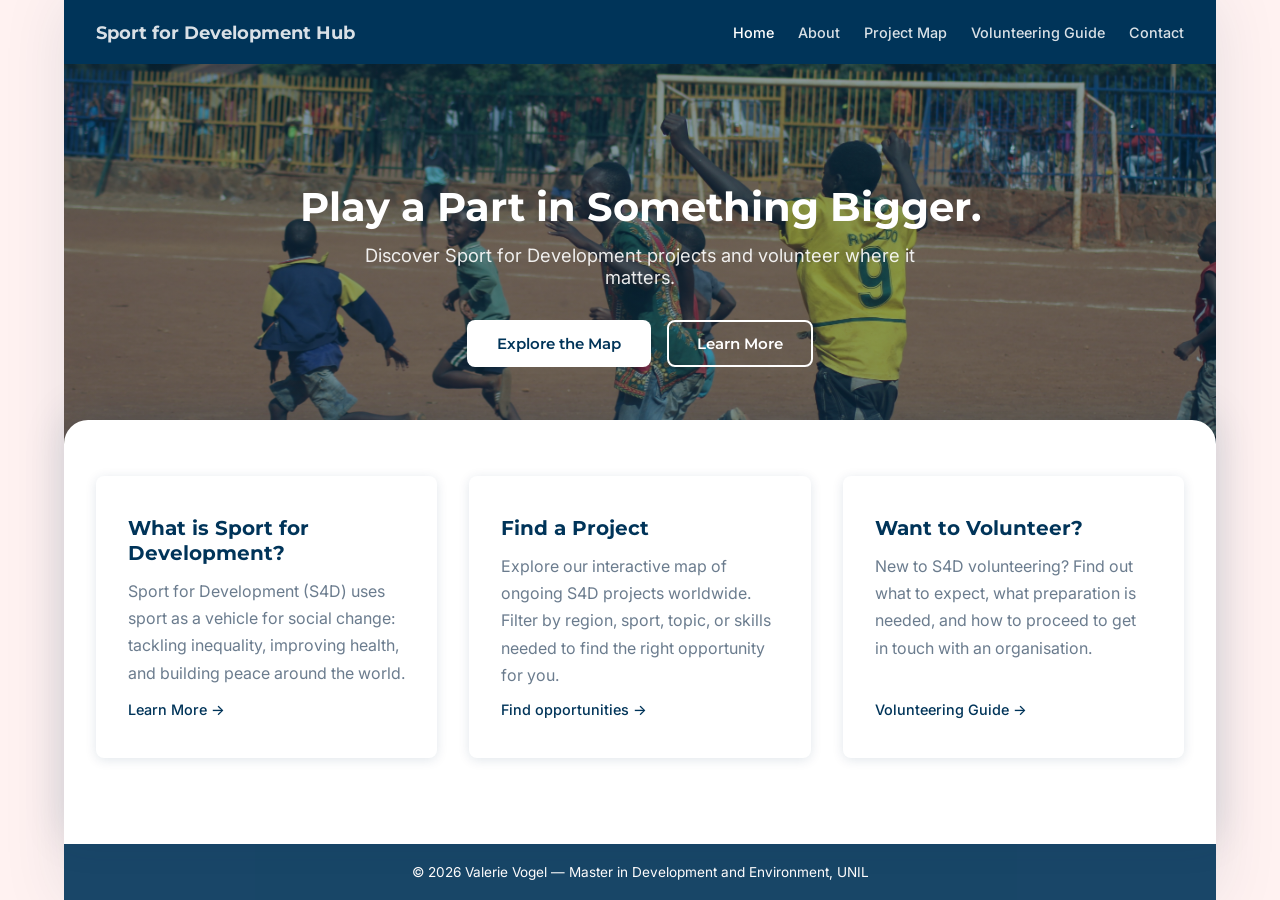
<file: src/index.html>
<!DOCTYPE html>
<html lang="en">
<head>
  <meta charset="UTF-8">
  <meta name="viewport" content="width=device-width, initial-scale=1.0">
  <title>Sport for Development Hub</title>
  <link rel="stylesheet" href="style/style.css">
</head>
<body>

  <div class="site-wrapper">

  <nav class="site-nav" aria-label="Main navigation">
<a href="index.html" class="brand">Sport for Development Hub</a>
    <button class="nav-toggle" aria-label="Toggle navigation" aria-expanded="false">&#9776;</button>
    <div class="nav-links" role="list">
      <a href="index.html" class="active" role="listitem">Home</a>
      <a href="about.html" role="listitem">About</a>
      <a href="map.html" role="listitem">Project Map</a>
      <a href="volunteer.html" role="listitem">Volunteering Guide</a>
      <a href="contact.html" role="listitem">Contact</a>
    </div>
  </nav>

  <section class="hero" aria-label="Introduction">
    <h1>Play a Part in Something Bigger.</h1>
    <p>Discover Sport for Development projects and volunteer where it matters.</p>
    <div class="hero-actions">
      <a href="map.html" class="btn btn-primary">Explore the Map</a>
      <a href="about.html" class="btn btn-outline">Learn More</a>
    </div>
  </section>

  <div class="page-card-wrapper">
  <main>
    <div class="intro-cards">
      <a href="about.html" class="intro-card">
        <h3>What is Sport for Development?</h3>
        <p>Sport for Development (S4D) uses sport as a vehicle for social change: tackling inequality, improving health, and building peace around the world.</p>
        <span class="intro-card-btn">Learn More &rarr;</span>
      </a>
      <a href="map.html" class="intro-card">
        <h3>Find a Project</h3>
        <p>Explore our interactive map of ongoing S4D projects worldwide. Filter by region, sport, topic, or skills needed to find the right opportunity for you.</p>
        <span class="intro-card-btn">Find opportunities &rarr;</span>
      </a>
      <a href="volunteer.html" class="intro-card">
        <h3>Want to Volunteer?</h3>
        <p>New to S4D volunteering? Find out what to expect, what preparation is needed, and how to proceed to get in touch with an organisation.</p>
        <span class="intro-card-btn">Volunteering Guide &rarr;</span>
      </a>
    </div>
  </main>
  </div><!-- /.page-card-wrapper -->

  <footer class="site-footer">
    <p>&copy; 2026 Valerie Vogel &mdash; Master in Development and Environment, UNIL</p>
  </footer>

  </div><!-- /.site-wrapper -->

  <script>
    const toggle = document.querySelector('.nav-toggle');
    const links  = document.querySelector('.nav-links');
    toggle.addEventListener('click', () => {
      const open = links.classList.toggle('open');
      toggle.setAttribute('aria-expanded', open);
    });
  </script>

</body>
</html>
</file>
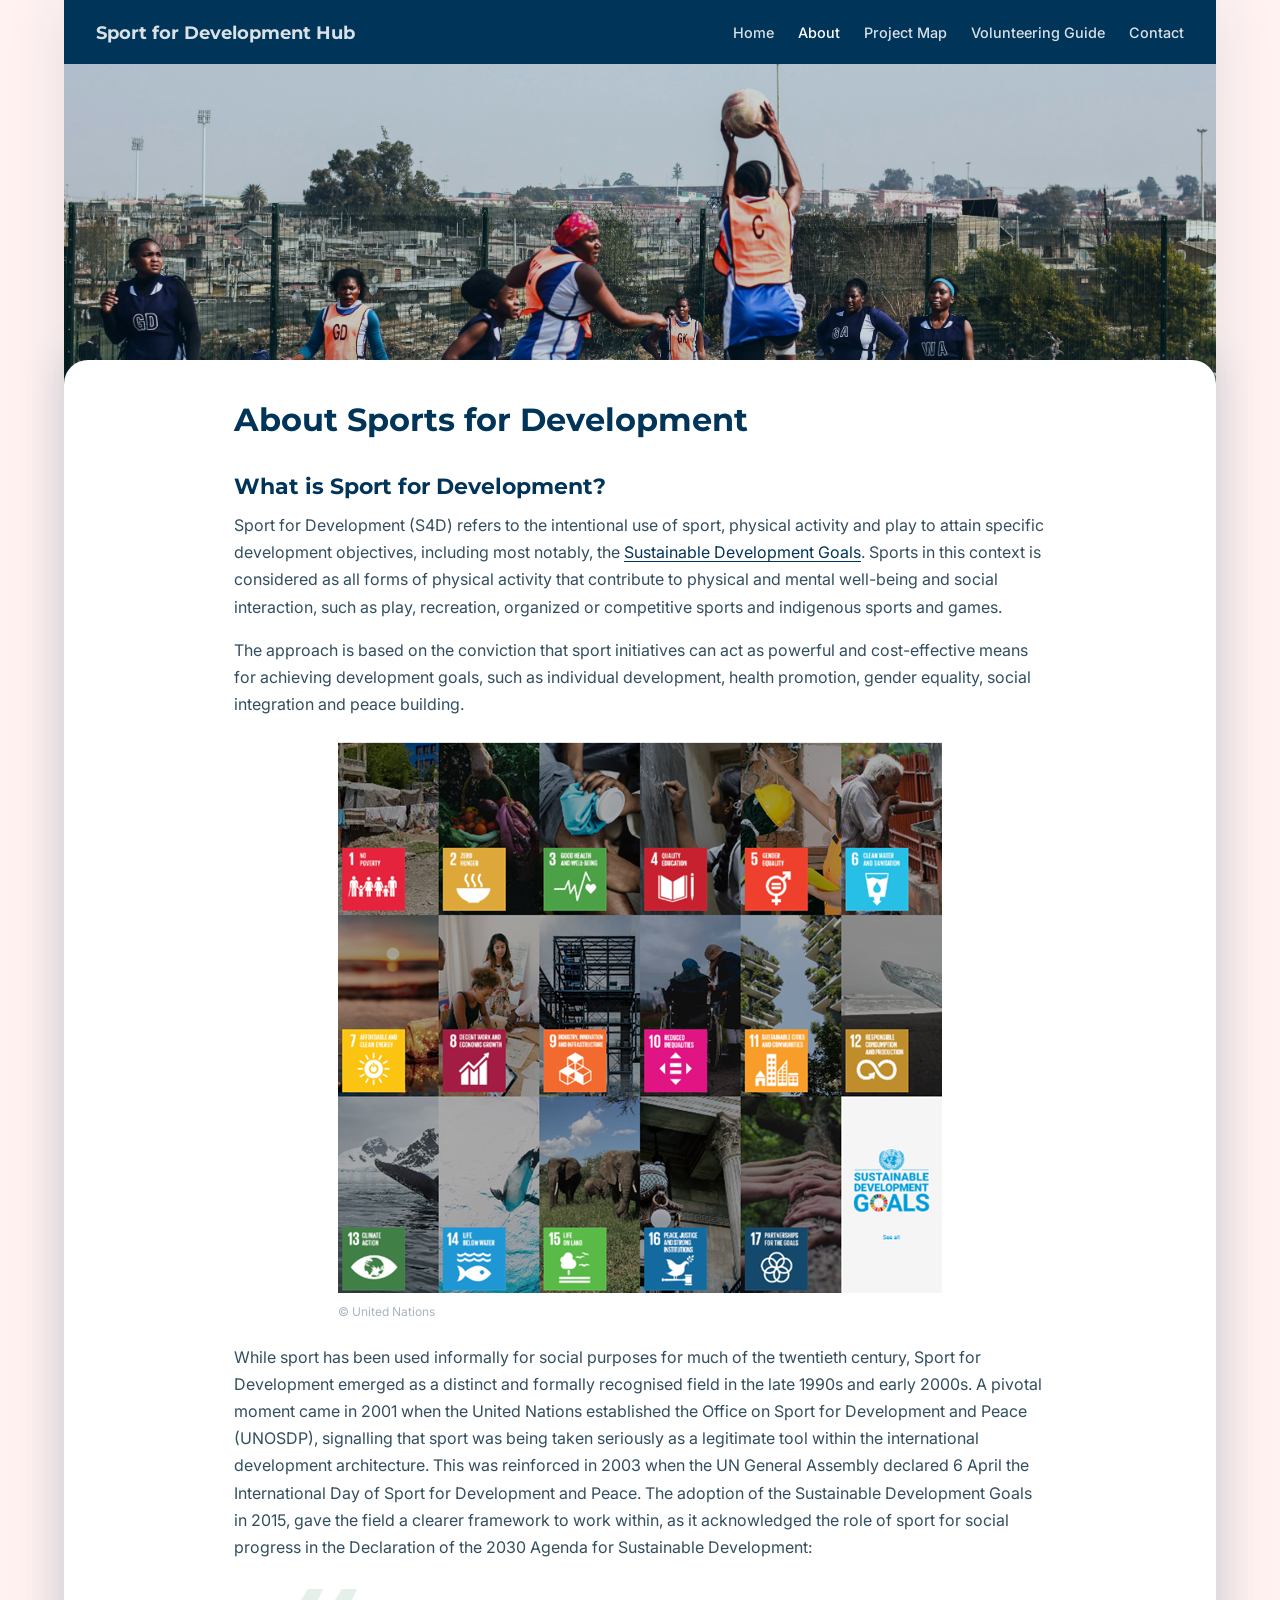
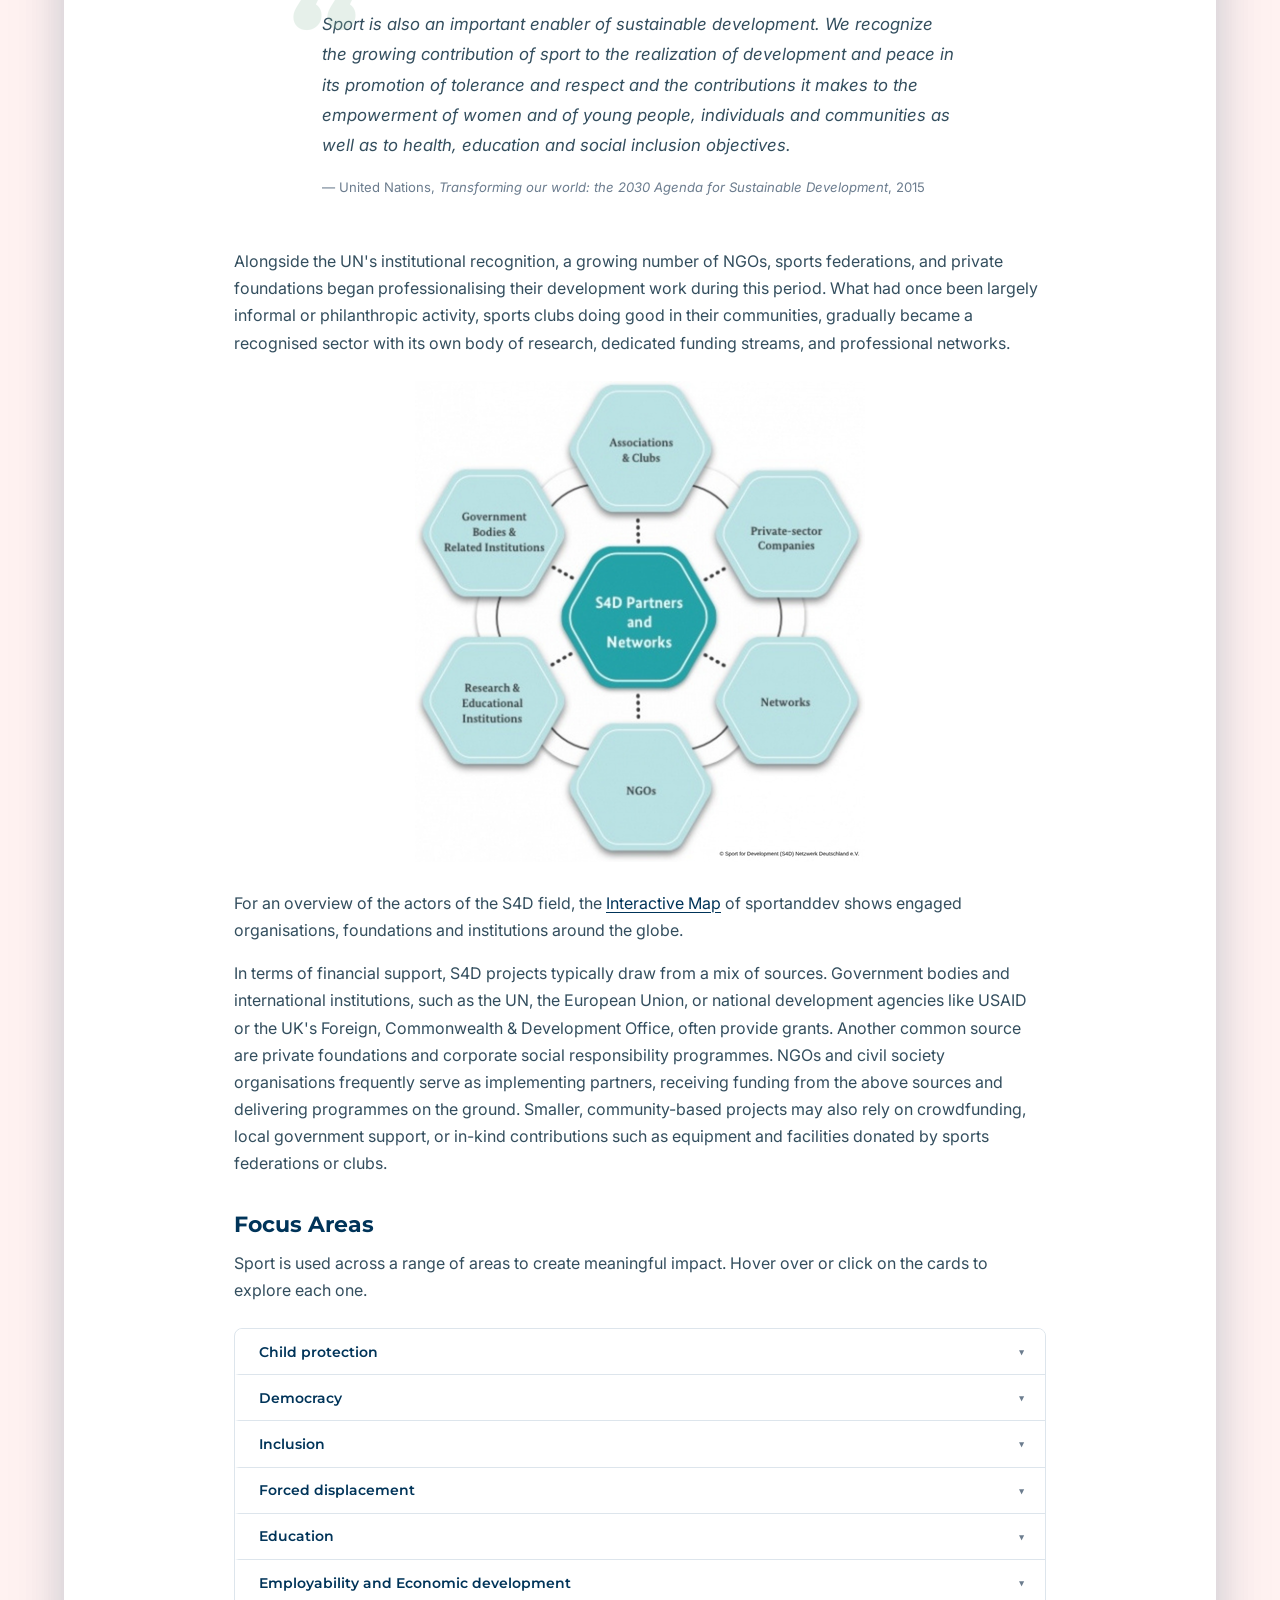
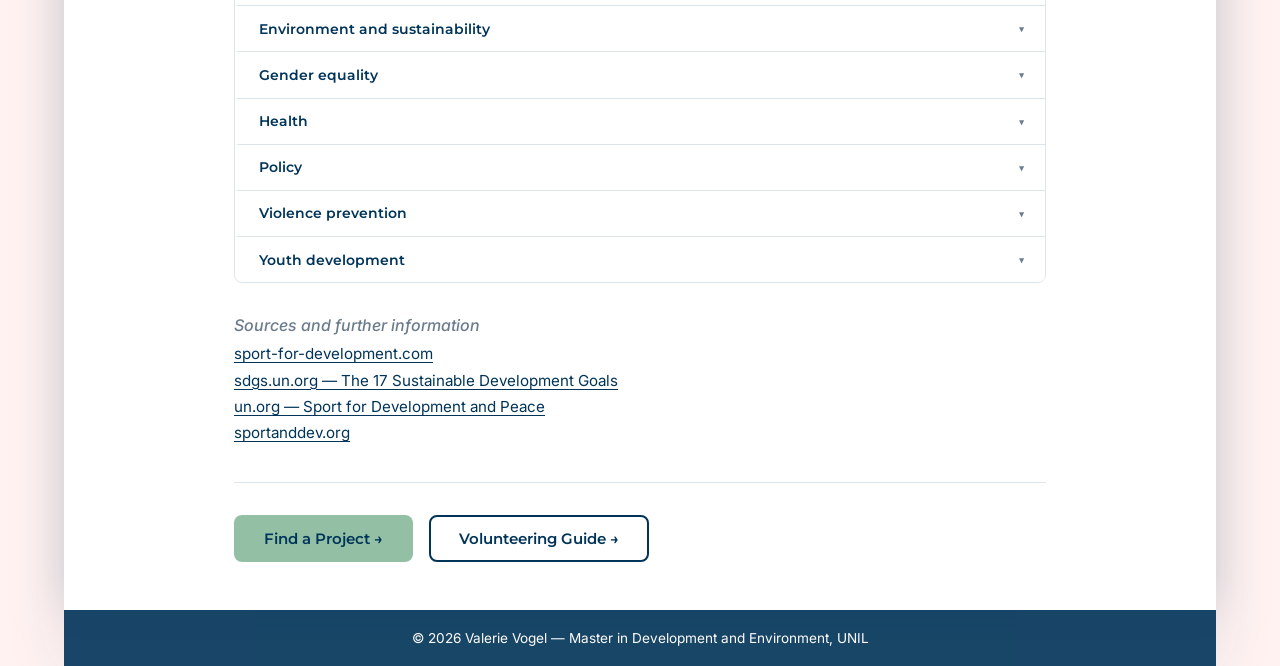
<file: src/about.html>
<!DOCTYPE html>
<html lang="en">
<head>
  <meta charset="UTF-8">
  <meta name="viewport" content="width=device-width, initial-scale=1.0">
  <title>About S4D — Sport for Development Hub</title>
  <link rel="stylesheet" href="style/style.css">
</head>
<body>

  <div class="site-wrapper">

  <nav class="site-nav" aria-label="Main navigation">
<a href="index.html" class="brand">Sport for Development Hub</a>
    <button class="nav-toggle" aria-label="Toggle navigation" aria-expanded="false">&#9776;</button>
    <div class="nav-links" role="list">
      <a href="index.html" role="listitem">Home</a>
      <a href="about.html" class="active" role="listitem">About</a>
      <a href="map.html" role="listitem">Project Map</a>
      <a href="volunteer.html" role="listitem">Volunteering Guide</a>
      <a href="contact.html" role="listitem">Contact</a>
    </div>
  </nav>

  <section class="page-hero page-hero--about" aria-hidden="true"></section>

  <div class="page-card-wrapper">
  <main class="page-content">
    <h1>About Sports for Development</h1>

    <section aria-labelledby="s4d-heading">
      <h2 id="s4d-heading">What is Sport for Development?</h2>
      <p class="introduction-text">
        Sport for Development (S4D) refers to the intentional use of sport, physical activity and play to attain specific development objectives, including most notably, the <a href="https://sdgs.un.org/goals" target="_blank" rel="noopener">Sustainable Development Goals</a>. Sports in this context is considered as all forms of physical activity that contribute to physical and mental well-being and social interaction, such as play, recreation, organized or competitive sports and indigenous sports and games.
      </p>
      <p class="introduction-text">
       The approach is based on the conviction that sport initiatives can act as powerful and cost-effective means for achieving development goals, such as individual development, health promotion, gender equality, social integration and peace building. 
      </p>

      <figure class="about-image">
        <div class="about-image-inner">
          <a href="https://sdgs.un.org/goals" target="_blank" rel="noopener">
            <img src="assets/about-UN_goals.png" alt="The 17 Sustainable Development Goals">
          </a>
          <figcaption class="fig-credit">&copy; United Nations</figcaption>
        </div>
      </figure>

      <p class="introduction-text">
        While sport has been used informally for social purposes for much of the twentieth century, Sport for Development emerged as a distinct and formally recognised field in the late 1990s and early 2000s. A pivotal moment came in 2001 when the United Nations established the Office on Sport for Development and Peace (UNOSDP), signalling that sport was being taken seriously as a legitimate tool within the international development architecture. This was reinforced in 2003 when the UN General Assembly declared 6 April the International Day of Sport for Development and Peace. The adoption of the Sustainable Development Goals in 2015, gave the field a clearer framework to work within, as it acknowledged the role of sport for social progress in the Declaration of the 2030 Agenda for Sustainable Development:
      </p>

      <blockquote class="pull-quote">
        Sport is also an important enabler of sustainable development. We recognize the growing contribution of sport to the realization of development and peace in its promotion of tolerance and respect and the contributions it makes to the empowerment of women and of young people, individuals and communities as well as to health, education and social inclusion objectives.
        <cite>— United Nations, <em>Transforming our world: the 2030 Agenda for Sustainable Development</em>, 2015</cite>
      </blockquote>

      <p class="introduction-text">
        Alongside the UN's institutional recognition, a growing number of NGOs, sports federations, and private foundations began professionalising their development work during this period. What had once been largely informal or philanthropic activity, sports clubs doing good in their communities, gradually became a recognised sector with its own body of research, dedicated funding streams, and professional networks.
      </p>

      <figure class="about-image">
        <a href="https://www.sport-for-development.com/essentials?id=18#cat18" target="_blank" rel="noopener">
        <img src="assets/about-s4d_actors.png" alt="Actors of the S4D sector">
        </a>
      </figure>

      <p class="introduction-text">
        For an overview of the actors of the S4D field, the <a href="https://www.sportanddev.org/network/interactive-map">Interactive Map</a> of sportanddev shows engaged organisations, foundations and institutions around the globe.
      </p>

      <p class="introduction-text">
        In terms of financial support, S4D projects typically draw from a mix of sources. Government bodies and international institutions, such as the UN, the European Union, or national development agencies like USAID or the UK's Foreign, Commonwealth & Development Office, often provide grants. Another common source are private foundations and corporate social responsibility programmes. NGOs and civil society organisations frequently serve as implementing partners, receiving funding from the above sources and delivering programmes on the ground. Smaller, community-based projects may also rely on crowdfunding, local government support, or in-kind contributions such as equipment and facilities donated by sports federations or clubs.
      </p>

      </section>

    <section aria-labelledby="topics-heading">
      <h2 id="topics-heading">Focus Areas</h2>
      <p class="introduction-text">Sport is used across a range of areas to create meaningful impact. Hover over or click on the cards to explore each one.</p>

      <div class="accordion" id="focus-accordion">

        <div class="accordion-item">
          <button class="accordion-trigger" aria-expanded="false" aria-controls="panel-child-protection">
            Child protection <span class="accordion-icon">&#9660;</span>
          </button>
          <div class="accordion-panel" id="panel-child-protection" role="region">
            <div class="accordion-panel-inner"><p>Sport is practiced daily by millions of people across the globe. For most, this is a rewarding experience that builds skills, confidence and social connections. However, for some participants the experience can be harmful. For a long time, many clubs, organisations and governments paid little attention to protecting children within sport, often dismissing concerns as someone else's responsibility or treating incidents as isolated cases.</p>
            <p>Child protection in sport involves both prevention and response. On the preventive side, this means putting effective policies, practices and procedures in place to reduce the risk of harm. On the reactive side, it means having clear mechanisms to report, investigate and address incidents when they do occur. A strong child protection culture ensures that everyone involved in sport can participate safely, enjoyably and with opportunities to learn.</p></div>
          </div>
        </div>

        <div class="accordion-item">
          <button class="accordion-trigger" aria-expanded="false" aria-controls="panel-democracy">
            Democracy <span class="accordion-icon">&#9660;</span>
          </button>
          <div class="accordion-panel" id="panel-democracy" role="region">
            <div class="accordion-panel-inner"><p>Democracy can be understood as a system of governance in which the population, or its eligible members, participates in decision-making, typically through elected representatives. Within the Sport for Development field, the relationship between sport and democracy can be explored from several angles. For example, how democratic values are practised within sport itself, and how sport can serve as a vehicle to promote democratic principles in society more broadly.</p>
            <p>Sport can function as an environment where citizens have an equal opportunity to voice their opinions, and where values such as teamwork, fairness and collective decision-making are practised. Team sports in particular can help develop future citizens who are grounded in democratic values. Beyond that, sport has the potential to act as a force for unity and can be a space where individuals advocate for democratic principles and good governance.</p></div>
          </div>
        </div>

        <div class="accordion-item">
          <button class="accordion-trigger" aria-expanded="false" aria-controls="panel-disability">
            Inclusion <span class="accordion-icon">&#9660;</span>
          </button>
          <div class="accordion-panel" id="panel-disability" role="region">
            <div class="accordion-panel-inner"><p>SDG 10 aims to reduce inequalities and promote the social, economic and political inclusion of all people, regardless of disability, age, ethnicity or other status. Persons with disabilities face a disproportionately high risk of socio-economic disadvantage, including limited access to education, the labour market, transport and sporting activities. Sport can help dismantle some of these barriers by creating inclusive environments and improving both physical and mental well-being.</p>
            <p>Participation in sport offers people with disabilities the chance to build personal and social skills that may have been limited due to social isolation. It can also reduce stigma by shifting societal attitudes, promote greater independence through physical development, and contribute to empowerment by building confidence and leadership skills that carry over into advocacy and civic life. Inclusive Sport for Development programmes therefore play an important role in connecting participants to broader community services and challenging the barriers that prevent full social participation.</p></div>
          </div>
        </div>

        <div class="accordion-item">
          <button class="accordion-trigger" aria-expanded="false" aria-controls="panel-forced-displacement">
            Forced displacement <span class="accordion-icon">&#9660;</span>
          </button>
          <div class="accordion-panel" id="panel-forced-displacement" role="region">
            <div class="accordion-panel-inner"><p>Sport serves as an agent of unity, with the potential to foster cohesion between displaced populations and the communities that host them. Within refugee contexts, sport-based activities can create meaningful encounters between refugees and local residents, provide a platform for addressing health-related issues, and support the personal development of participants through the transfer of life and vocational skills.</p>
            <p>Children and youth in displacement situations are among the most vulnerable groups. Sport, when implemented in a safe and structured environment, can offer relief from the daily hardships of refugee life and support physical, emotional, mental and social development. In the long term, well-designed sport programmes can help build trust, encourage regular participation and open pathways to professional support services, like psychological counselling or vocational training, for those who need them.</p></div>
          </div>
        </div>

        <div class="accordion-item">
          <button class="accordion-trigger" aria-expanded="false" aria-controls="panel-education">
            Education <span class="accordion-icon">&#9660;</span>
          </button>
          <div class="accordion-panel" id="panel-education" role="region">
            <div class="accordion-panel-inner"><p>SDG 4 calls for inclusive, equitable and quality education and the promotion of lifelong learning for all. Quality physical education and well-delivered sport-based activities can make meaningful contributions to this goal. Sport has the potential to improve learner engagement, create more varied and active learning experiences, foster positive relationships between teachers and students, and make educational environments more inclusive for all.</p>
            <p>When applied thoughtfully, sport functions as a vehicle for holistic education. Through participatory and experience-based methods, it helps children and young people develop life competencies such as communication, empathy and goal-setting, while also strengthening concentration and cognitive performance. The attractiveness of sport can be particularly valuable in reaching young people who have disengaged from formal education, offering a route back into learning. Sport and physical education are recognised as a fundamental right in the International Charter of Physical Education and Sport, and as a form of play and recreation in the Convention on the Rights of the Child.</p></div>
          </div>
        </div>

        <div class="accordion-item">
          <button class="accordion-trigger" aria-expanded="false" aria-controls="panel-employability">
            Employability and Economic development <span class="accordion-icon">&#9660;</span>
          </button>
          <div class="accordion-panel" id="panel-employability" role="region">
            <div class="accordion-panel-inner"><p>SDG 8 calls for sustained economic growth, decent work and the reduction of youth unemployment. Sport contributes to this goal in multiple ways. Through a supportive training environment, young people can develop key competencies that directly improve their prospects in the labour market. It includes self-awareness, a sense of responsibility, cooperative working and goal-oriented thinking.</p>
            <p>Beyond individual skill development, sport can serve as a practical tool to reach marginalised young people and support their (re-)integration into education and employment pathways. At a broader economic level, the sport sector itself represents a growing labour market with roles spanning science, economics, politics and civil society. Its cross-sectoral nature creates synergies with industries such as tourism, education and health, generating wider economic benefits including employment growth.</p></div>
          </div>
        </div>

        <div class="accordion-item">
          <button class="accordion-trigger" aria-expanded="false" aria-controls="panel-environment">
            Environment and sustainability <span class="accordion-icon">&#9660;</span>
          </button>
          <div class="accordion-panel" id="panel-environment" role="region">
            <div class="accordion-panel-inner"><p>Climate change is no longer a challenge confined to individual countries. It affects every continent, and its impacts on biodiversity, natural resources and human health are already being felt. Sport for Development programmes recognise the role that sport can play in raising environmental awareness and encouraging responsible behaviour towards nature.</p>
            <p>Sport-based approaches can be used to educate children and young people about climate change, water pollution and waste management, while encouraging active engagement with natural environments. Programmes can also take direct, practical steps, like sourcing sports equipment from natural or recycled materials, to model sustainable practice. Involving young people in the production of such equipment not only keeps costs low but also instils a sense of responsibility for caring for shared resources and the natural world.</p></div>
          </div>
        </div>

        <div class="accordion-item">
          <button class="accordion-trigger" aria-expanded="false" aria-controls="panel-gender">
            Gender equality <span class="accordion-icon">&#9660;</span>
          </button>
          <div class="accordion-panel" id="panel-gender" role="region">
            <div class="accordion-panel-inner"><p>SDG 5 focuses on ending all forms of discrimination against women and girls and advancing their empowerment worldwide. Sport has a particular role to play in this area, given that it has historically been seen as a predominantly male domain and that women remain underrepresented across almost all aspects of sport. Participation in sport by women and girls directly challenges stereotypes about their physical abilities and their roles in society. Mixed-gender programmes offer further opportunities to advocate for equality and address restrictive gender norms in a practical, lived setting.</p>
            <p>Sport can also function as a tool for promoting women's education and leadership. Women in visible sporting roles act as role models, encouraging wider participation and influencing social attitudes toward expanding women's roles in public life. At the same time, sport programmes that include men and boys create openings to address gender-related issues including violence against women and stereotypical attitudes. Working effectively in this area requires a thorough understanding of the specific barriers women and girls face in accessing and benefiting from sport, and a commitment to creating safe, equitable and inclusive environments.</p></div>
          </div>
        </div>

        <div class="accordion-item">
          <button class="accordion-trigger" aria-expanded="false" aria-controls="panel-health">
            Health <span class="accordion-icon">&#9660;</span>
          </button>
          <div class="accordion-panel" id="panel-health" role="region">
            <div class="accordion-panel-inner"><p>SDG 3 seeks to ensure healthy lives and promote well-being for people of all ages. Regular physical activity contributes directly to this goal by improving physical fitness, preventing non-communicable diseases and supporting mental health, self-esteem and social connectedness. When embedded within development programmes, sport can also serve as a platform for addressing sensitive health topics in ways that are engaging, age-appropriate and less stigmatising than more formal approaches.</p>
            <p>Sport events and activities naturally draw people together, making them effective platforms for health education and awareness campaigns. In therapeutic contexts, physical activity can support the treatment of depression, stress and anxiety, and help reduce the social stigma often associated with health conditions. Realising these benefits, however, depends on the quality of programme delivery. Coaches and facilitators need to be equipped with the pedagogical skills to address health topics responsibly and to serve as positive role models for the children and young people they work with.</p></div>
          </div>
        </div>

        <div class="accordion-item">
          <button class="accordion-trigger" aria-expanded="false" aria-controls="panel-policy">
            Policy <span class="accordion-icon">&#9660;</span>
          </button>
          <div class="accordion-panel" id="panel-policy" role="region">
            <div class="accordion-panel-inner"><p>Policy broadly refers to a set of actions designed to address specific issues or achieve defined outcomes. In practice, it is often concerned with the allocation of resources, determining who benefits and how provision is funded. In the Sport for Development sector, policy decisions are made at multiple levels, from international bodies and national governments through to sports federations and local organisations. These decisions shape who has access to sport and what resources are available to support it.</p>
            <p>The Sustainable Development Goals provide a central framework for S4D policy globally. The Kazan Action Plan, adopted in 2017, is the most significant international policy document linking sport directly to the SDGs, identifying ten goals and 36 targets where sport can make the greatest contribution. Policymaking in this field involves recognising where sport can add value, securing sustained political commitment, and ensuring that the voices of those most affected by development policies are meaningfully included in decision-making processes.</p></div>
          </div>
        </div>

        <div class="accordion-item">
          <button class="accordion-trigger" aria-expanded="false" aria-controls="panel-violence">
            Violence prevention <span class="accordion-icon">&#9660;</span>
          </button>
          <div class="accordion-panel" id="panel-violence" role="region">
            <div class="accordion-panel-inner"><p>Sport provides a neutral platform for interaction and can play a role in reducing violence by bringing together individuals and groups who might otherwise be in conflict. Through sport, participants can learn to cope with winning and losing, manage frustration, develop self-control and practise respectful communication. These experiences help build the social and emotional competencies needed to resolve conflicts without resorting to violence.</p>
            <p>Sport-based approaches to violence prevention can reach a wide range of groups, including young people at risk, victims of violence and those being reintegrated into communities after involvement in conflict. Programmes that connect sport with positive mentors, community support structures and broader social services tend to be the most effective. Importantly, these approaches work best when they are carefully designed based on a thorough understanding of the local context, facilitated by trained community leaders and monitored regularly. Because sport, if poorly implemented, can itself become a site of harm rather than prevention.</p></div>
          </div>
        </div>

        <div class="accordion-item">
          <button class="accordion-trigger" aria-expanded="false" aria-controls="panel-youth">
            Youth development <span class="accordion-icon">&#9660;</span>
          </button>
          <div class="accordion-panel" id="panel-youth" role="region">
            <div class="accordion-panel-inner"><p>Physical activity is fundamental to the holistic development of young people, supporting their physical, social and psychological well-being simultaneously. The benefits of sport extend well beyond fitness. In appropriate settings, sport can also contribute to improved academic performance, stronger peer relationships, greater community engagement and the development of values such as empathy, fairness and resilience.</p>
            <p>Sport has also been applied as a tool to address youth delinquency and promote community safety. Research indicates that sport alone does not directly reduce risk behaviours, but that structured programmes combining physical activity with life-skills training, leadership development and connections to social and educational services can effectively support young people at risk. Coaches, physical education teachers and community leaders play a crucial role in determining whether sport has a genuinely positive impact. The values they promote and the environments they create are key factors in whether youth development through sport leads to lasting change.</p></div>
          </div>
        </div>

      </div>
    </section>

    <h3 class="section-subhead">Sources and further information</h3>

    <ul class="source-list">
      <li><a href="https://www.sport-for-development.com/home" target="_blank" rel="noopener">sport-for-development.com</a></li>
      <li><a href="https://sdgs.un.org/goals" target="_blank" rel="noopener">sdgs.un.org — The 17 Sustainable Development Goals</a></li>
      <li><a href="https://social.desa.un.org/issues/sport-for-development-and-peace" target="_blank" rel="noopener">un.org — Sport for Development and Peace</a></li>
      <li><a href="https://www.sportanddev.org/" target="_blank" rel="noopener">sportanddev.org</a></li>
    </ul>

    <div class="about-cta">
      <a href="map.html" class="btn btn-primary">Find a Project &rarr;</a>
      <a href="volunteer.html" class="btn btn-outline-dark">Volunteering Guide &rarr;</a>
    </div>

  </main>
  </div>

  <footer class="site-footer">
    <p>&copy; 2026 Valerie Vogel &mdash; Master in Development and Environment, UNIL</p>
  </footer>

  </div><!-- /.site-wrapper -->

  <script>
    const toggle = document.querySelector('.nav-toggle');
    const links  = document.querySelector('.nav-links');
    toggle.addEventListener('click', () => {
      const open = links.classList.toggle('open');
      toggle.setAttribute('aria-expanded', open);
    });

    document.querySelectorAll('.accordion-trigger').forEach(trigger => {
      trigger.addEventListener('click', () => {
        const panel = document.getElementById(trigger.getAttribute('aria-controls'));
        const isOpen = trigger.getAttribute('aria-expanded') === 'true';
        trigger.setAttribute('aria-expanded', !isOpen);
        panel.classList.toggle('open', !isOpen);
      });
    });
  </script>

</body>
</html>
</file>
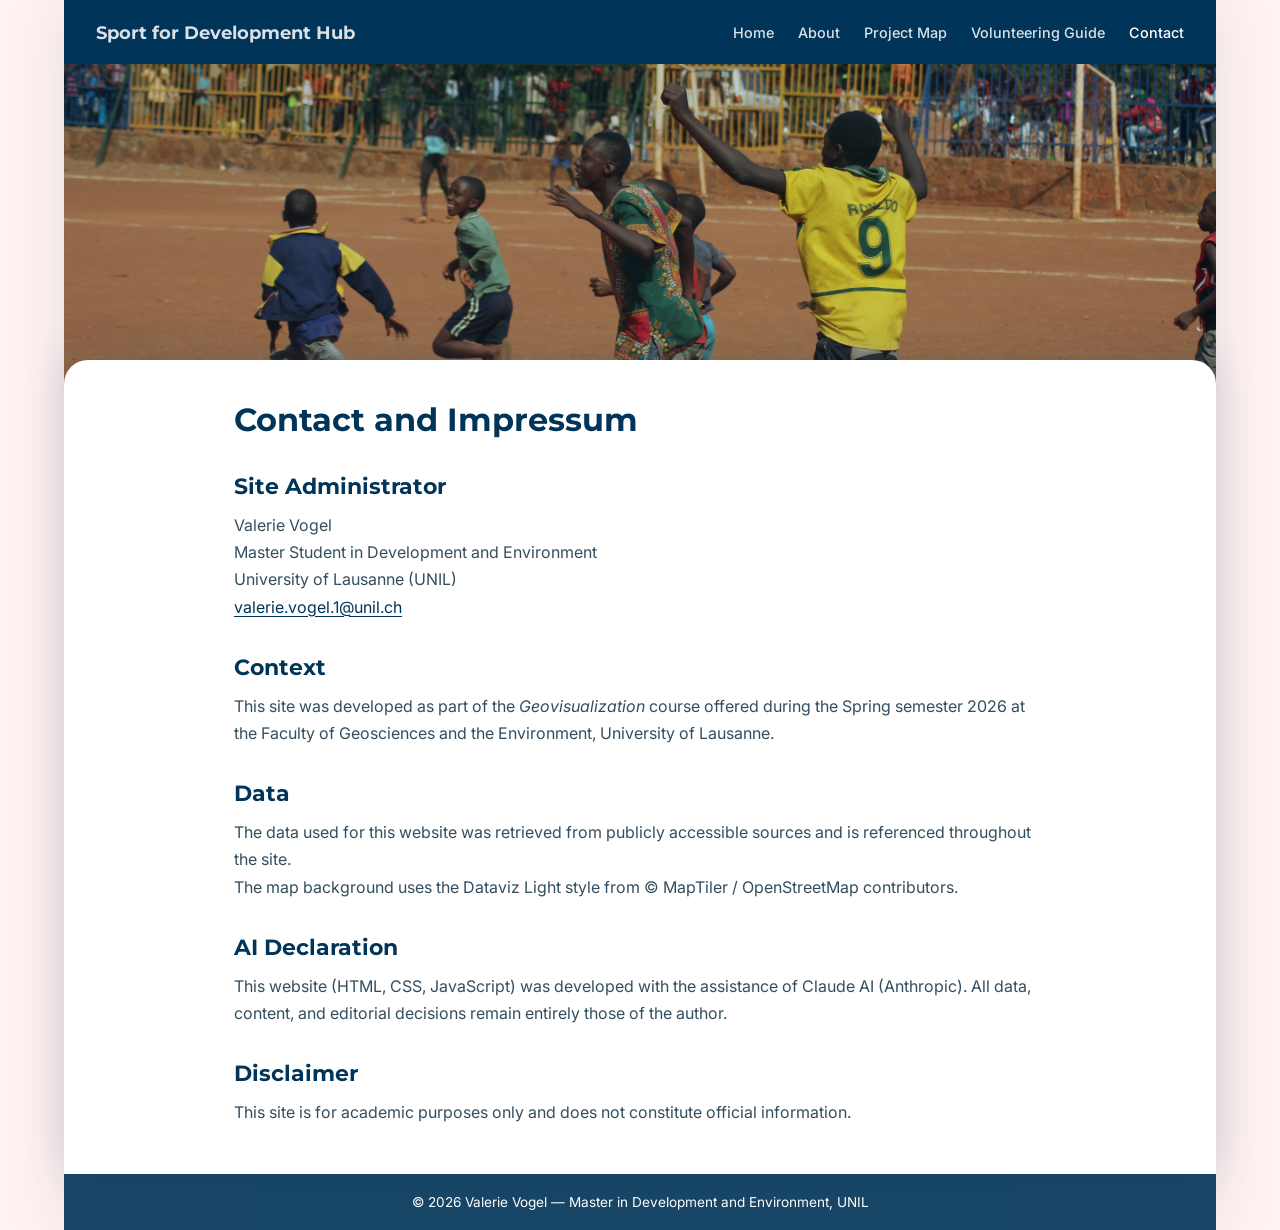
<file: src/contact.html>
<!DOCTYPE html>
<html lang="en">
<head>
  <meta charset="UTF-8">
  <meta name="viewport" content="width=device-width, initial-scale=1.0">
  <title>Contact — Sport for Development Hub</title>
  <link rel="stylesheet" href="style/style.css">
</head>
<body>

  <div class="site-wrapper">

  <nav class="site-nav" aria-label="Main navigation">
<a href="index.html" class="brand">Sport for Development Hub</a>
    <button class="nav-toggle" aria-label="Toggle navigation" aria-expanded="false">&#9776;</button>
    <div class="nav-links" role="list">
      <a href="index.html" role="listitem">Home</a>
      <a href="about.html" role="listitem">About</a>
      <a href="map.html" role="listitem">Project Map</a>
      <a href="volunteer.html" role="listitem">Volunteering Guide</a>
      <a href="contact.html" class="active" role="listitem">Contact</a>
    </div>
  </nav>

  <section class="page-hero" aria-hidden="true"></section>

  <div class="page-card-wrapper">
  <main class="page-content">
    <h1>Contact and Impressum</h1>
    <h2>Site Administrator</h2>
    <p>
      Valerie Vogel<br>
      Master Student in Development and Environment<br>
      University of Lausanne (UNIL)<br>
      <a href="mailto:valerie.vogel.1@unil.ch">valerie.vogel.1@unil.ch</a>
    </p>

    <h2>Context</h2>
    <p>
      This site was developed as part of the <i>Geovisualization</i> course offered during the Spring semester 2026 at the Faculty of Geosciences and the Environment, University of Lausanne.
    </p>

    <h2>Data</h2>
    <p>
      The data used for this website was retrieved from publicly accessible sources and is referenced throughout the site.<br>
      The map background uses the Dataviz Light style from © MapTiler / OpenStreetMap contributors.
    </p>

    <h2>AI Declaration</h2>
    <p>
      This website (HTML, CSS, JavaScript) was developed with the assistance of Claude AI (Anthropic). All data, content, and editorial decisions remain entirely those of the author.
    </p>

    <h2>Disclaimer</h2>
    <p>
      This site is for academic purposes only and does not constitute official information.
    </p>

  </main>
  </div><!-- /.page-card-wrapper -->

  <footer class="site-footer">
    <p>&copy; 2026 Valerie Vogel &mdash; Master in Development and Environment, UNIL</p>
  </footer>

  </div><!-- /.site-wrapper -->

  <script>
    const toggle = document.querySelector('.nav-toggle');
    const links  = document.querySelector('.nav-links');
    toggle.addEventListener('click', () => {
      const open = links.classList.toggle('open');
      toggle.setAttribute('aria-expanded', open);
    });
  </script>

</body>
</html>
</file>
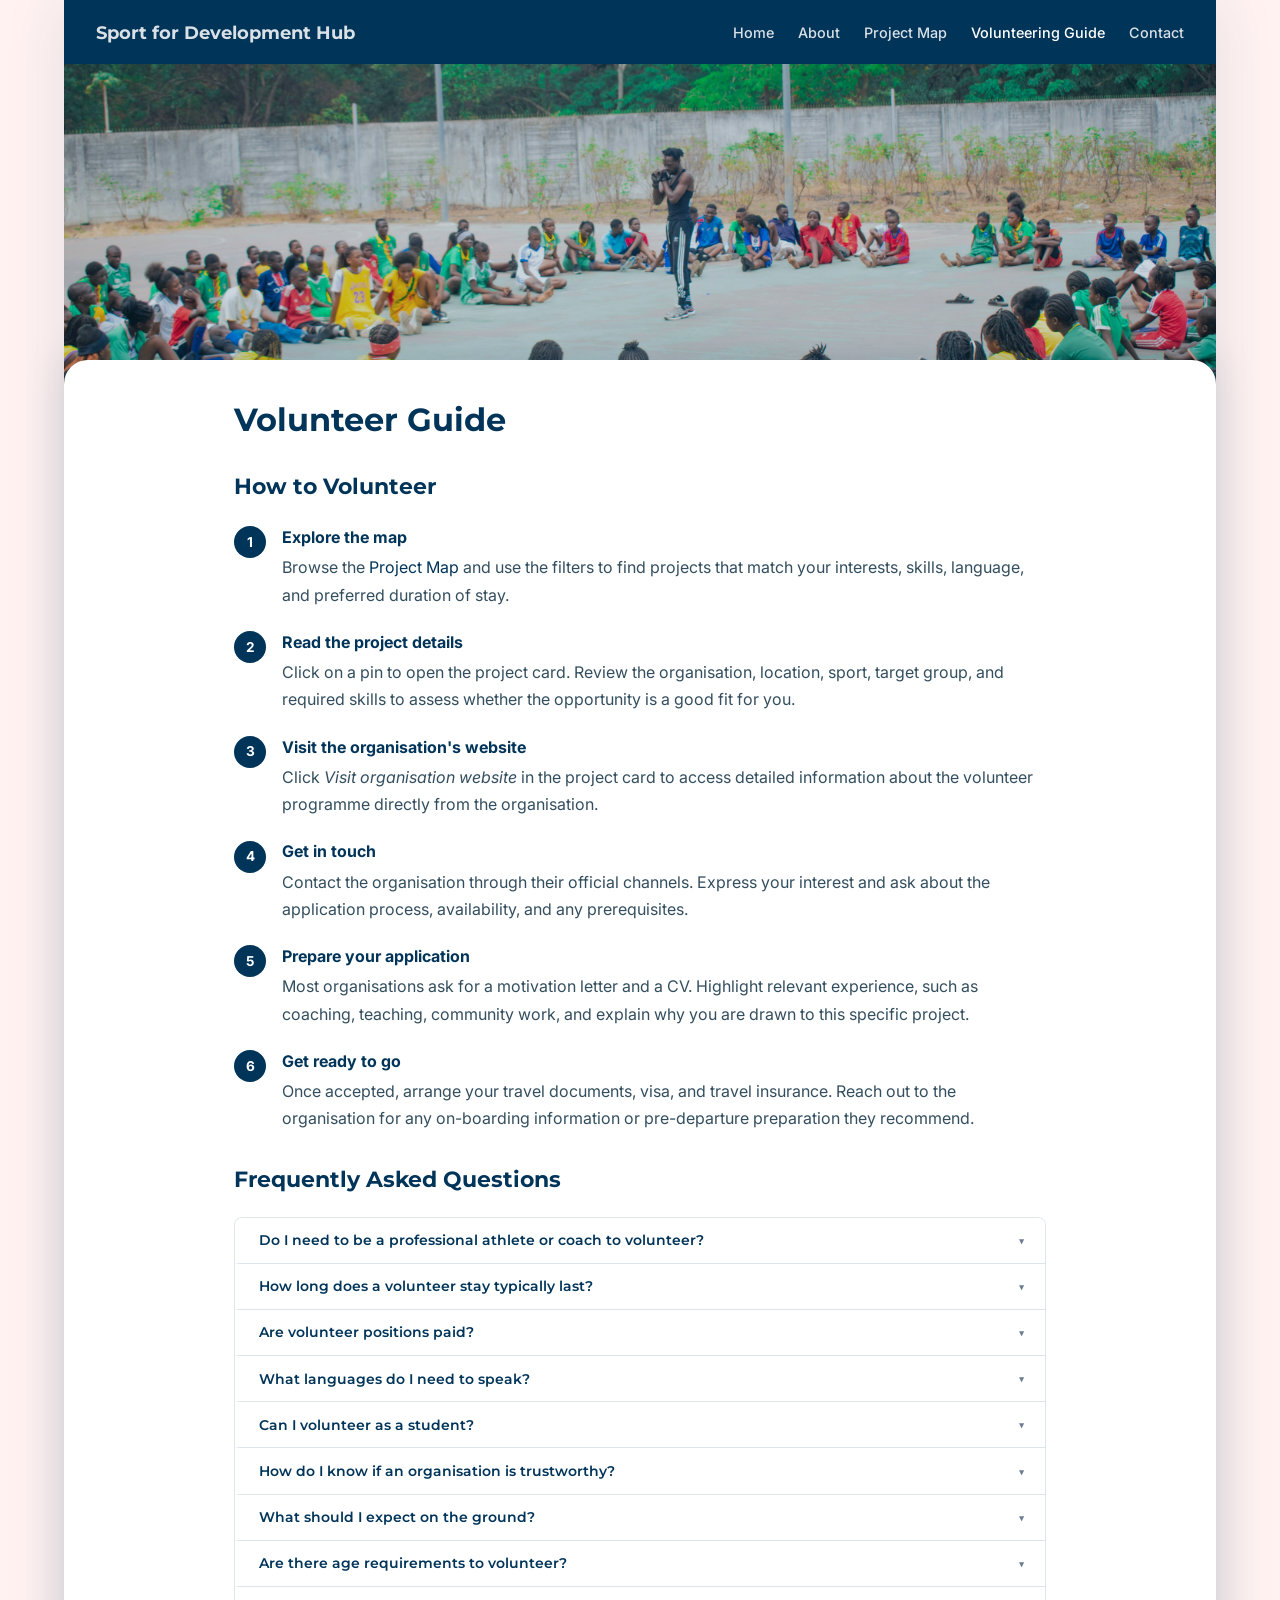
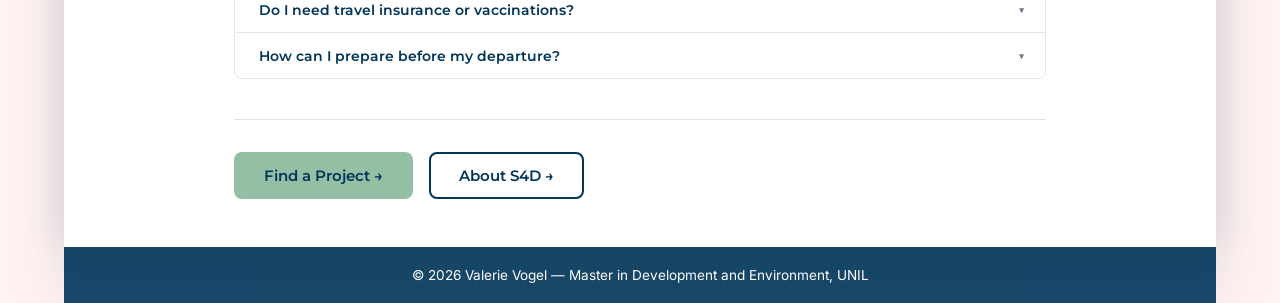
<file: src/volunteer.html>
<!DOCTYPE html>
<html lang="en">
<head>
  <meta charset="UTF-8">
  <meta name="viewport" content="width=device-width, initial-scale=1.0">
  <title>Get Involved — Sport for Development Hub</title>
  <link rel="stylesheet" href="style/style.css">
</head>
<body>

  <div class="site-wrapper">

  <nav class="site-nav" aria-label="Main navigation">
<a href="index.html" class="brand">Sport for Development Hub</a>
    <button class="nav-toggle" aria-label="Toggle navigation" aria-expanded="false">&#9776;</button>
    <div class="nav-links" role="list">
      <a href="index.html" role="listitem">Home</a>
      <a href="about.html" role="listitem">About</a>
      <a href="map.html" role="listitem">Project Map</a>
      <a href="volunteer.html" class="active" role="listitem">Volunteering Guide</a>
      <a href="contact.html" role="listitem">Contact</a>
    </div>
  </nav>

  <section class="page-hero page-hero--volunteer" aria-hidden="true"></section>

  <div class="page-card-wrapper">
  <main class="page-content">
    <h1>Volunteer Guide</h1>

    <section aria-labelledby="volunteer-heading">
      <h2 id="volunteer-heading">How to Volunteer</h2>
      <ol class="steps-list">
        <li><div>
          <strong>Explore the map</strong>
          Browse the <a href="map.html">Project Map</a> and use the filters to find projects that match your interests, skills, language, and preferred duration of stay.
        </div></li>
        <li><div>
          <strong>Read the project details</strong>
          Click on a pin to open the project card. Review the organisation, location, sport, target group, and required skills to assess whether the opportunity is a good fit for you.
        </div></li>
        <li><div>
          <strong>Visit the organisation's website</strong>
          Click <em>Visit organisation website</em> in the project card to access detailed information about the volunteer programme directly from the organisation.
        </div></li>
        <li><div>
          <strong>Get in touch</strong>
          Contact the organisation through their official channels. Express your interest and ask about the application process, availability, and any prerequisites.
        </div></li>
        <li><div>
          <strong>Prepare your application</strong>
          Most organisations ask for a motivation letter and a CV. Highlight relevant experience, such as coaching, teaching, community work, and explain why you are drawn to this specific project.
        </div></li>
        <li><div>
          <strong>Get ready to go</strong>
          Once accepted, arrange your travel documents, visa, and travel insurance. Reach out to the organisation for any on-boarding information or pre-departure preparation they recommend.
        </div></li>
      </ol>
    </section>

    <section aria-labelledby="faq-heading">
      <h2 id="faq-heading">Frequently Asked Questions</h2>

      <div class="accordion" id="faq-accordion">

        <div class="accordion-item">
          <button class="accordion-trigger" aria-expanded="false" aria-controls="panel-faq-1">
            Do I need to be a professional athlete or coach to volunteer? <span class="accordion-icon">&#9660;</span>
          </button>
          <div class="accordion-panel" id="panel-faq-1" role="region">
            <div class="accordion-panel-inner"><p>Not at all. Many Sport for Development projects welcome volunteers with no prior sports expertise. What matters most is a genuine motivation to contribute, an openness to other cultures, and a willingness to learn. Some projects do require specific skills, but these are clearly indicated in the project details on the map.</p></div>
          </div>
        </div>

        <div class="accordion-item">
          <button class="accordion-trigger" aria-expanded="false" aria-controls="panel-faq-2">
            How long does a volunteer stay typically last? <span class="accordion-icon">&#9660;</span>
          </button>
          <div class="accordion-panel" id="panel-faq-2" role="region">
            <div class="accordion-panel-inner"><p>Durations vary widely depending on the organisation and programme. Some projects offer short-term stays of one to three weeks, while others expect a commitment of several months or up to one year. You can filter projects by duration on the map to find opportunities that match your availability.</p></div>
          </div>
        </div>

        <div class="accordion-item">
          <button class="accordion-trigger" aria-expanded="false" aria-controls="panel-faq-3">
            Are volunteer positions paid? <span class="accordion-icon">&#9660;</span>
          </button>
          <div class="accordion-panel" id="panel-faq-3" role="region">
            <div class="accordion-panel-inner"><p>Most Sport for Development volunteer positions are unpaid. Volunteers typically cover their own travel and living expenses, though some organisations provide accommodation, meals, or a small stipend. We recommend checking directly with the organisation about what is included before committing. Some positions may also be eligible for funding through national volunteer programmes or grants.</p></div>
          </div>
        </div>

        <div class="accordion-item">
          <button class="accordion-trigger" aria-expanded="false" aria-controls="panel-faq-4">
            What languages do I need to speak? <span class="accordion-icon">&#9660;</span>
          </button>
          <div class="accordion-panel" id="panel-faq-4" role="region">
            <div class="accordion-panel-inner"><p>English is the working language for many international S4D projects, but some programmes operate in the native language of the region. The language requirements for each project are listed in the project details on the map. Even if the local language differs, a basic knowledge of it is always appreciated and can greatly enrich your experience.</p></div>
          </div>
        </div>

        <div class="accordion-item">
          <button class="accordion-trigger" aria-expanded="false" aria-controls="panel-faq-5">
            Can I volunteer as a student? <span class="accordion-icon">&#9660;</span>
          </button>
          <div class="accordion-panel" id="panel-faq-5" role="region">
            <div class="accordion-panel-inner"><p>Yes. Many S4D organisations actively welcome students, particularly those studying sport science, education, public health, international development, or social work. A volunteer stay can be a valuable complement to academic training and may even qualify as an internship or fieldwork placement, depending on your programme. Check with your university and the organisation to explore this possibility.</p></div>
          </div>
        </div>

        <div class="accordion-item">
          <button class="accordion-trigger" aria-expanded="false" aria-controls="panel-faq-6">
            How do I know if an organisation is trustworthy? <span class="accordion-icon">&#9660;</span>
          </button>
          <div class="accordion-panel" id="panel-faq-6" role="region">
            <div class="accordion-panel-inner"><p>All organisations featured on this map have been selected based on publicly available information and verifiable online presence. Before committing, we recommend researching the organisation independently: look for an official website, annual reports, and reviews from past volunteers. If a programme asks for large upfront fees without clear justification, treat this as a warning sign.</p></div>
          </div>
        </div>

        <div class="accordion-item">
          <button class="accordion-trigger" aria-expanded="false" aria-controls="panel-faq-7">
            What should I expect on the ground? <span class="accordion-icon">&#9660;</span>
          </button>
          <div class="accordion-panel" id="panel-faq-7" role="region">
            <div class="accordion-panel-inner"><p>Field conditions vary greatly depending on the country and project. Some programmes are well-structured with clear tasks and supervision, while others are more flexible and require you to show initiative. Expect to work in under-resourced environments, adapt to local customs, and sometimes face logistical challenges. The experience is rarely comparable to a typical job, but the personal and professional growth it offers is equally uncommon.</p></div>
          </div>
        </div>

        <div class="accordion-item">
          <button class="accordion-trigger" aria-expanded="false" aria-controls="panel-faq-8">
            Are there age requirements to volunteer? <span class="accordion-icon">&#9660;</span>
          </button>
          <div class="accordion-panel" id="panel-faq-8" role="region">
            <div class="accordion-panel-inner"><p>Most organisations require volunteers to be at least 18 years old, particularly for international placements. Some programmes designed for youth exchanges may accept participants from age 16 with parental consent. There is generally no upper age limit. Experienced adults and retirees with relevant skills are often welcomed. Always check the specific requirements listed by the organisation you are interested in.</p></div>
          </div>
        </div>

        <div class="accordion-item">
          <button class="accordion-trigger" aria-expanded="false" aria-controls="panel-faq-9">
            Do I need travel insurance or vaccinations? <span class="accordion-icon">&#9660;</span>
          </button>
          <div class="accordion-panel" id="panel-faq-9" role="region">
            <div class="accordion-panel-inner"><p>Travel insurance is strongly recommended and required by many organisations before you depart. Make sure your policy covers medical evacuation, trip cancellation, and liability. Vaccination requirements depend on the destination country. Consult your local travel medicine clinic or government travel advisory well in advance, as some vaccines require several weeks to take effect. Carrying a basic first-aid kit and any personal medication is also advisable.</p></div>
          </div>
        </div>

        <div class="accordion-item">
          <button class="accordion-trigger" aria-expanded="false" aria-controls="panel-faq-10">
            How can I prepare before my departure? <span class="accordion-icon">&#9660;</span>
          </button>
          <div class="accordion-panel" id="panel-faq-10" role="region">
            <div class="accordion-panel-inner"><p>Good preparation makes a significant difference. Learn as much as possible about the country, its culture, and the local context of the project. If you have time, pick up some basics of the local language. Review the organisation's programme materials and ask your contact person any open questions before you leave. Mentally preparing for cultural differences and a degree of uncertainty will help you adapt quickly and make the most of your experience from day one.</p></div>
          </div>
        </div>

      </div>
    </section>

    <div class="about-cta">
      <a href="map.html" class="btn btn-primary">Find a Project &rarr;</a>
      <a href="about.html" class="btn btn-outline-dark">About S4D &rarr;</a>
    </div>
  </main>
  </div><!-- /.page-card-wrapper -->

  <footer class="site-footer">
    <p>&copy; 2026 Valerie Vogel &mdash; Master in Development and Environment, UNIL</p>
  </footer>

  </div><!-- /.site-wrapper -->

  <script>
    const toggle = document.querySelector('.nav-toggle');
    const links  = document.querySelector('.nav-links');
    toggle.addEventListener('click', () => {
      const open = links.classList.toggle('open');
      toggle.setAttribute('aria-expanded', open);
    });

    document.querySelectorAll('.accordion-trigger').forEach(trigger => {
      trigger.addEventListener('click', () => {
        const panel = document.getElementById(trigger.getAttribute('aria-controls'));
        const isOpen = trigger.getAttribute('aria-expanded') === 'true';
        trigger.setAttribute('aria-expanded', !isOpen);
        panel.classList.toggle('open', !isOpen);
      });
    });
  </script>

</body>
</html>
</file>
<file: src/style/style.css>
@import url('https://fonts.googleapis.com/css2?family=Montserrat:wght@600;700&family=Inter:wght@400;500&display=swap');

/* ── Design tokens ────────────────────────────────────── */
:root {
  --primary:    #003459;
  --accent:     #93C0A4;
  --bg:         #FFF2F1;
  --white:      #FFFFFF;
  --text:       #003459;
  --muted:      #6b7c8e;
  --border:     #dde5ec;
  --card-bg:    #FFFFFF;

  --nav-h:      64px;
  --filter-h:   56px;
  --panel-w:    360px;
  --sheet-h:    60vh;
  --radius:     8px;
  --shadow:     0 2px 12px rgba(0,52,89,.12);
  --transition: .25s ease;
}

/* ── Reset ────────────────────────────────────────────── */
*, *::before, *::after { box-sizing: border-box; margin: 0; padding: 0; }

html { font-size: 16px; scroll-behavior: smooth; }

body {
  font-family: 'Inter', sans-serif;
  background: var(--bg);
  color: var(--text);
  min-height: 100vh;
  display: flex;
  flex-direction: column;
}

h1, h2, h3, h4 {
  font-family: 'Montserrat', sans-serif;
  font-weight: 700;
  line-height: 1.25;
}

a { color: var(--primary); text-decoration: none; }
a:hover { text-decoration: underline; }

.page-content p a {
  text-decoration: underline;
  text-underline-offset: 3px;
}

.page-content p a:hover {
  color: var(--accent);
}

/* ── Navigation ───────────────────────────────────────── */
.site-nav {
  position: sticky;
  top: 0;
  z-index: 900;
  background: var(--primary);
  height: var(--nav-h);
  display: flex;
  align-items: center;
  padding: 0 2rem;
  gap: 2rem;
}

.site-nav .brand {
  font-family: 'Montserrat', sans-serif;
  font-weight: 700;
  font-size: 1.1rem;
  color: var(--white);
  white-space: nowrap;
  margin-right: auto;
  text-decoration: none;
  cursor: pointer;
}

.nav-links { display: flex; align-items: center; gap: 1.5rem; }

.site-nav a {
  color: var(--white);
  font-size: .9rem;
  font-weight: 500;
  opacity: .85;
  transition: color var(--transition), opacity var(--transition);
}

.site-nav a:hover { color: var(--accent); opacity: 1; text-decoration: none; }
.site-nav a.active { opacity: 1; text-decoration: none; }

.nav-toggle {
  display: none;
  background: none;
  border: none;
  cursor: pointer;
  color: var(--white);
  font-size: 1.5rem;
  line-height: 1;
}

@media (max-width: 720px) {
  .nav-links {
    display: none;
    flex-direction: column;
    gap: .5rem;
    position: absolute;
    top: var(--nav-h);
    left: 0;
    right: 0;
    background: var(--primary);
    padding: 1rem 2rem;
  }
  .nav-links.open { display: flex; }
  .nav-toggle { display: block; }
  .site-nav { position: relative; }
}

/* ── Footer ───────────────────────────────────────────── */
.site-footer {
  background: var(--primary);
  color: var(--white);
  text-align: center;
  padding: 1.25rem 2rem;
  font-size: .85rem;
  opacity: .9;
  margin-top: auto;
}

/* ── Generic page layout ──────────────────────────────── */
.page-content {
  max-width: 860px;
  margin: 3rem auto;
  padding: 0 1.5rem;
}

.page-content h1 { font-size: 2rem; margin-bottom: 1.5rem; }
.page-content h2 { font-size: 1.4rem; margin: 2rem 0 .75rem; color: var(--primary); }
.page-content p  { line-height: 1.7; margin-bottom: 1rem; color: #334e5e; }

.steps-list {
  list-style: none;
  counter-reset: steps;
  padding: 0;
  margin: 1.5rem 0 2rem;
  display: flex;
  flex-direction: column;
  gap: 1.25rem;
}
.steps-list li {
  counter-increment: steps;
  display: grid;
  grid-template-columns: 2rem 1fr;
  gap: 0 1rem;
  align-items: start;
  color: #334e5e;
  line-height: 1.7;
}
.steps-list li::before {
  content: counter(steps);
  display: flex;
  align-items: center;
  justify-content: center;
  width: 2rem;
  height: 2rem;
  border-radius: 50%;
  background: var(--primary);
  color: #fff;
  font-size: .85rem;
  font-weight: 700;
  flex-shrink: 0;
  margin-top: .15rem;
}
.steps-list li strong { display: block; color: var(--primary); margin-bottom: .2rem; }

/* ── Boxed site wrapper ────────────────────────────────── */
.site-wrapper {
  width: 90%;
  max-width: 2400px;
  margin: 0 auto;
  display: flex;
  flex-direction: column;
  min-height: 100vh;
  box-shadow: 0 0 60px rgba(0,52,89,.10);
}

/* ── White content area (pages without a hero) ────────── */
.content-wrapper {
  background: var(--white);
  flex: 1;
}

/* ── Content page hero + floating card ────────────────── */
.page-hero {
  height: 360px;
  background:
    linear-gradient(rgba(0,52,89,.20), rgba(0,52,89,.20)),
    url('../assets/hero-option4.jpg') center/cover no-repeat;
  flex-shrink: 0;
}

.page-card-wrapper {
  background: var(--white);
  border-radius: 24px 24px 0 0;
  margin-top: -64px;
  position: relative;
  z-index: 10;
  box-shadow: 0 -8px 40px rgba(0,52,89,.15);
  flex: 1;
}

.page-card-wrapper .page-content {
  margin-top: 0;
  padding-top: 2.5rem;
}

/* ── Per-page hero overrides ──────────────────────────── */
.page-hero--about {
  background:
    linear-gradient(rgba(0,52,89,.20), rgba(0,52,89,.20)),
    url('../assets/about_new.jpg') center 48%/cover no-repeat;
}

.page-hero--volunteer {
  background:
    linear-gradient(rgba(0,52,89,.20), rgba(0,52,89,.20)),
    url('../assets/volunteering_guide.jpg') center/cover no-repeat;
}

/* ── About page images ────────────────────────────────── */
.about-image {
  margin: 1.5rem 0;
  text-align: center;
}

.about-image-inner {
  display: inline-block;
  text-align: left;
}

/* ── Figure caption / credit ─────────────────────────── */
.fig-credit {
  font-size: 0.75rem;
  color: #aab4be;
  text-align: left;
  margin-top: 0.4rem;
}

/* ── Section sub-heading (text-like) ─────────────────── */
.section-subhead {
  font-family: 'Inter', sans-serif;
  font-weight: 500;
  font-style: italic;
  font-size: 1rem;
  color: var(--muted);
  margin: 1.75rem 0 0.5rem;
}

/* ── Source list ──────────────────────────────────────── */
.source-list {
  list-style: none;
  padding: 0;
  margin: 0 0 1rem;
  display: flex;
  flex-direction: column;
  gap: 0.4rem;
}

.source-list a {
  font-size: 0.95rem;
  color: var(--primary);
  text-decoration: underline;
  text-underline-offset: 3px;
}

.source-list a:hover {
  color: var(--accent);
}

/* ── Pull quote ───────────────────────────────────────── */
.pull-quote {
  position: relative;
  margin: 1.75rem 3.5rem;
  padding: 1.25rem 1.75rem 1.25rem 2rem;
  font-style: italic;
  font-size: 1.05rem;
  line-height: 1.8;
  color: #334e5e;
  overflow: hidden;
}

.pull-quote::before {
  content: '\201C';               /* opening curly " */
  position: absolute;
  top: -1.5rem;
  left: -0.5rem;
  font-family: 'Montserrat', sans-serif;
  font-weight: 700;
  font-size: 9rem;
  line-height: 1;
  color: var(--accent);
  opacity: 0.22;
  pointer-events: none;
  z-index: 0;
}

.pull-quote cite {
  display: block;
  margin-top: 1rem;
  font-size: 0.82rem;
  font-style: normal;
  color: var(--muted);
}

.placeholder-text {
  background: var(--bg);
  border-left: 4px solid var(--accent);
  padding: 1rem 1.25rem;
  border-radius: 0 var(--radius) var(--radius) 0;
  color: var(--muted);
  font-style: italic;
  font-size: .9rem;
  margin-bottom: 1.5rem;
}

/* ── Hero (Home page) ─────────────────────────────────── */
.hero {
  background:
    linear-gradient(rgba(0,52,89,.45), rgba(0,52,89,.45)),
    url('../assets/hero-option4.jpg') center/cover no-repeat;
  background-color: var(--primary);
  min-height: 420px;
  display: flex;
  flex-direction: column;
  align-items: center;
  justify-content: center;
  text-align: center;
  padding: 4rem 2rem;
  color: var(--white);
}

.hero h1 { font-size: 2.5rem; margin-bottom: .75rem; }
.hero p   { font-size: 1.15rem; opacity: .9; max-width: 600px; margin-bottom: 2rem; }

.btn {
  display: inline-block;
  padding: .75rem 1.75rem;
  border-radius: var(--radius);
  font-family: 'Montserrat', sans-serif;
  font-weight: 600;
  font-size: .95rem;
  cursor: pointer;
  border: 2px solid transparent;
  transition: background var(--transition), color var(--transition), border-color var(--transition);
}

.btn-primary { background: var(--accent); color: var(--primary); }
.btn-primary:hover { background: #7aad8d; text-decoration: none; }

.btn-outline { background: transparent; color: var(--white); border-color: var(--white); }
.btn-outline:hover { background: var(--white); color: var(--primary); text-decoration: none; }

.btn-outline-dark { background: transparent; color: var(--primary); border-color: var(--primary); }
.btn-outline-dark:hover { background: var(--primary); color: var(--white); text-decoration: none; }

.about-cta {
  display: flex;
  gap: 1rem;
  flex-wrap: wrap;
  margin-top: 2.5rem;
  padding-top: 2rem;
  border-top: 1px solid var(--border);
}

.hero .btn-primary { background: var(--white); color: var(--primary); }
.hero .btn-primary:hover { background: var(--accent); color: var(--primary); }

.hero .btn-outline { color: var(--white); border-color: var(--white); }
.hero .btn-outline:hover { background: var(--accent); color: var(--primary); border-color: var(--accent); }

.hero-actions { display: flex; gap: 1rem; flex-wrap: wrap; justify-content: center; }

/* Home intro cards */
.intro-cards {
  display: grid;
  grid-template-columns: repeat(auto-fit, minmax(280px, 1fr));
  gap: 2rem;
  max-width: 1200px;
  margin: 3.5rem auto 3rem;
  padding: 0 2rem;
}

.intro-card {
  background: var(--card-bg);
  border-radius: var(--radius);
  padding: 2.5rem 2rem;
  box-shadow: var(--shadow);
}

.intro-card h3 { margin-bottom: .75rem; font-size: 1.25rem; color: var(--primary); }
.intro-card p  { font-size: 1rem; color: var(--muted); line-height: 1.7; }

a.intro-card {
  display: flex;
  flex-direction: column;
  text-decoration: none;
  transition: transform var(--transition), box-shadow var(--transition);
}

a.intro-card:hover {
  transform: translateY(-4px);
  box-shadow: 0 8px 24px rgba(0,52,89,.18);
  background: #e8f3ec;
  text-decoration: none;
}

.intro-card-btn {
  display: inline-flex;
  align-items: center;
  gap: .35rem;
  margin-top: auto;
  padding-top: .75rem;
  font-size: .9rem;
  font-weight: 500;
  color: var(--primary);
}

.intro-card:hover .intro-card-btn {
  font-weight: 700;
}

/* ── Map page layout ──────────────────────────────────── */
.map-page {
  display: flex;
  flex-direction: column;
  height: calc(100vh - var(--nav-h));
  overflow: hidden;
}

/* Filter bar */
#filter-bar {
  height: var(--filter-h);
  background: var(--card-bg);
  border-bottom: 1px solid var(--border);
  display: flex;
  align-items: center;
  gap: .5rem;
  padding: 0 1rem;
  flex-shrink: 0;
  position: relative;
  z-index: 200;
  overflow: visible;
}

.filter-dropdown { position: relative; flex-shrink: 0; }

.filter-btn {
  display: flex;
  align-items: center;
  gap: .4rem;
  padding: .35rem .75rem;
  border: 1px solid #b8c9d9;
  border-radius: 20px;
  background: #eef2f7;
  color: var(--text);
  font-family: 'Inter', sans-serif;
  font-size: .82rem;
  cursor: pointer;
  white-space: nowrap;
  transition: border-color var(--transition), background var(--transition);
}

.filter-btn:hover,
.filter-btn.active { border-color: var(--primary); background: var(--white); }

.filter-btn .caret { font-size: .65rem; opacity: .6; transition: transform var(--transition); }
.filter-btn.open .caret { transform: rotate(180deg); }

.filter-count {
  background: var(--primary);
  color: var(--white);
  border-radius: 10px;
  padding: 0 .4rem;
  font-size: .72rem;
  font-weight: 600;
  min-width: 18px;
  text-align: center;
}

/* Filter panel tray — sits between filter bar and map in normal flow */
#filter-panel-tray {
  display: none;
  background: var(--white);
  border-bottom: 1px solid var(--border);
  flex-shrink: 0;
  overflow-y: auto;
  max-height: 260px;
}

#filter-panel-tray.open { display: block; }

.filter-panel {
  display: none;
  padding: .5rem 0;
}

.filter-panel.open {
  display: flex;
  flex-wrap: wrap;
  gap: .1rem 0;
}

.filter-option {
  display: flex;
  align-items: center;
  gap: .6rem;
  padding: .45rem 1rem;
  font-size: .87rem;
  cursor: pointer;
  transition: background var(--transition);
}

.filter-option:hover { background: #eef2f7; }

.filter-note {
  width: 100%;
  padding: .3rem 1rem .5rem;
  font-size: .75rem;
  font-style: italic;
  color: var(--muted);
}

.filter-option input[type="checkbox"] {
  accent-color: var(--primary);
  width: 15px;
  height: 15px;
  flex-shrink: 0;
}

#clear-filters {
  margin-left: auto;
  flex-shrink: 0;
  padding: .3rem .85rem;
  font-size: .8rem;
  border: 1px solid var(--border);
  border-radius: 20px;
  background: transparent;
  color: var(--muted);
  cursor: pointer;
  white-space: nowrap;
  font-family: 'Inter', sans-serif;
  transition: color var(--transition), border-color var(--transition);
}

#clear-filters:hover { color: var(--primary); border-color: var(--primary); }

/* Map + side panel wrapper */
#map-wrapper {
  display: flex;
  flex: 1;
  overflow: hidden;
}

#map { flex: 1; z-index: 1; position: relative; }

/* Side panel (desktop) */
#side-panel {
  width: var(--panel-w);
  flex-shrink: 0;
  background: var(--white);
  border-left: 1px solid var(--border);
  overflow-y: auto;
  transition: width var(--transition);
  display: flex;
  flex-direction: column;
}

#side-panel.hidden {
  width: 0;
  overflow: hidden;
  border-left: none;
}

.panel-header {
  display: flex;
  align-items: center;
  justify-content: space-between;
  padding: 1rem 1.25rem .75rem;
  border-bottom: 1px solid var(--border);
  position: sticky;
  top: 0;
  background: var(--white);
  z-index: 10;
}

.panel-header h3 { font-size: 1rem; }

.close-btn {
  background: none;
  border: none;
  font-size: 1.25rem;
  cursor: pointer;
  color: var(--muted);
  line-height: 1;
  padding: .25rem;
  border-radius: 4px;
  transition: color var(--transition);
}

.close-btn:hover { color: var(--primary); }

/* Project card */
.project-card {
  padding: 1.25rem;
  display: flex;
  flex-direction: column;
  gap: .75rem;
}

.project-card .proj-name {
  font-family: 'Montserrat', sans-serif;
  font-weight: 700;
  font-size: 1.1rem;
  color: var(--primary);
}

.project-card .proj-org { font-size: .9rem; font-weight: 500; color: var(--muted); }

.project-card .proj-meta { display: flex; flex-direction: column; gap: .35rem; }
.project-card .proj-meta-row { display: flex; flex-wrap: wrap; gap: .4rem; }

.tag {
  display: inline-block;
  background: #eef2f7;
  color: var(--primary);
  border: 1px solid #b8c9d9;
  border-radius: 12px;
  padding: .2rem .65rem;
  font-size: .78rem;
}

.tag.accent   { background: #e8f3ec; border-color: var(--accent); }
.tag.org-type { background: #dce6f0; border-color: #7fa0bc; color: var(--primary); font-style: italic; }

.project-card .proj-description {
  font-size: .9rem;
  line-height: 1.65;
  color: #334e5e;
}

.project-card .proj-link {
  display: inline-flex;
  align-items: center;
  gap: .35rem;
  font-size: .87rem;
  font-weight: 500;
  color: var(--primary);
  padding: .55rem 1rem;
  border: 1.5px solid var(--primary);
  border-radius: var(--radius);
  align-self: flex-start;
  transition: background var(--transition), color var(--transition);
}

.project-card .proj-link:hover {
  background: var(--primary);
  color: var(--white);
  text-decoration: none;
}

/* ── MapLibre popup override ──────────────────────────── */
.maplibregl-popup.s4d-tooltip .maplibregl-popup-content {
  background: #f0f0f0;
  border: 1px solid #ccc;
  border-radius: 6px;
  box-shadow: 0 2px 8px rgba(0,0,0,.15);
  padding: .5rem .75rem;
  font-family: 'Inter', sans-serif;
  font-size: .82rem;
  color: var(--text);
  pointer-events: none;
}

.maplibregl-popup.s4d-tooltip .maplibregl-popup-tip { border-top-color: #ccc; }

/* ── Leader-line tooltip ──────────────────────────────── */
.map-leader-tooltip {
  display: none;
  position: absolute;
  pointer-events: none;
  z-index: 100;
  background: #f0f0f0;
  border: 1px solid #ccc;
  border-radius: 6px;
  box-shadow: 0 2px 8px rgba(0, 0, 0, .15);
  padding: .45rem .7rem;
  font-family: 'Inter', sans-serif;
  font-size: .82rem;
  line-height: 1.45;
  color: var(--text);
  width: 180px;
  white-space: normal;
  word-break: break-word;
}

.tip-read-more {
  font-size: .72rem;
  font-style: italic;
  color: #777;
}

/* ── Map page title ───────────────────────────────────── */
.map-title {
  margin: 1.25rem 2rem 1rem;
  font-size: 1.5rem;
  color: var(--primary);
}

/* ── Map markers ──────────────────────────────────────── */
.map-pin {
  width: 28px;
  height: 36px;
  cursor: pointer;
  color: var(--primary);
  filter: drop-shadow(0 2px 4px rgba(0, 52, 89, 0.45));
  transition: transform 0.15s ease, filter 0.15s ease, color 0.15s ease;
  transform-origin: bottom center;
}

.map-pin:hover {
  color: var(--accent);
  transform: scale(1.2);
  filter: drop-shadow(0 4px 8px rgba(0, 52, 89, 0.55));
}

.map-pin--active {
  color: var(--accent);
  transform: scale(1.15);
  filter: drop-shadow(0 4px 10px rgba(147, 192, 164, 0.7));
}

.map-pin svg {
  display: block;
}

/* ── Topic hexagon grid ───────────────────────────────── */
.hex-grid {
  display: grid;
  grid-template-columns: repeat(4, max-content);
  justify-content: center;
  gap: 1.5rem 1.25rem;
  margin: 1.5rem 0 2rem;
}

.hex-card {
  display: flex;
  flex-direction: column;
  align-items: center;
  gap: 0.5rem;
  cursor: pointer;
  outline: none;
}

.hex-shape {
  position: relative;
  width: 148px;
  height: 171px;
  flex-shrink: 0;
  perspective: 1000px;
}

.hex-shape::before {
  content: '';
  position: absolute;
  inset: 0;
  clip-path: polygon(50% 0%, 100% 25%, 100% 75%, 50% 100%, 0% 75%, 0% 25%);
  background: var(--primary);
}

.hex-inner {
  position: absolute;
  inset: 0;
  transform-style: preserve-3d;
  transition: transform 0.55s ease;
}

.hex-front,
.hex-back {
  position: absolute;
  inset: 3px;
  clip-path: polygon(50% 0%, 100% 25%, 100% 75%, 50% 100%, 0% 75%, 0% 25%);
  backface-visibility: hidden;
  -webkit-backface-visibility: hidden;
  display: flex;
  align-items: center;
  justify-content: center;
  padding: 0.5rem;
  text-align: center;
}

.hex-front {
  background: var(--white);
  color: var(--primary);
}

.hex-back {
  background: var(--primary);
  transform: rotateY(180deg);
}

.hex-front svg {
  width: 82px;
  height: 82px;
}

.hex-back p {
  font-size: 0.65rem;
  line-height: 1.45;
  color: var(--white);
  padding: 0 0.75rem;
}

.hex-label {
  font-family: 'Montserrat', sans-serif;
  font-size: 0.68rem;
  font-weight: 600;
  color: var(--primary);
  text-align: center;
  width: 155px;
  line-height: 1.3;
}

@media (hover: hover) and (pointer: fine) {
  .hex-card:hover .hex-inner,
  .hex-card:focus-visible .hex-inner {
    transform: rotateY(180deg);
  }
}

.hex-card.flipped .hex-inner {
  transform: rotateY(180deg);
}

@media (max-width: 700px) {
  .hex-grid { grid-template-columns: repeat(3, max-content); gap: 1.25rem 1rem; }
}

@media (max-width: 480px) {
  .hex-grid { grid-template-columns: repeat(2, max-content); gap: 1rem 0.75rem; }
  .hex-shape { width: 130px; height: 150px; }
  .hex-front svg { width: 64px; height: 64px; }
  .hex-label { font-size: 0.58rem; width: 130px; }
  .hex-back p { font-size: 0.58rem; }
}

/* ── Focus area accordion (About page) ───────────────── */
.accordion {
  margin: 1.5rem 0 2rem;
  border: 1px solid var(--border);
  border-radius: var(--radius);
  overflow: hidden;
}

.accordion-item + .accordion-item {
  border-top: 1px solid var(--border);
}

.accordion-item {
  border-left: 4px solid transparent;
  transition: border-color var(--transition);
}

.accordion-item:has([aria-expanded="true"]) {
  border-left-color: var(--accent);
}

.accordion-trigger {
  width: 100%;
  display: flex;
  align-items: center;
  justify-content: space-between;
  gap: 1rem;
  padding: 0.85rem 1.25rem;
  background: var(--white);
  color: var(--primary);
  font-family: 'Montserrat', sans-serif;
  font-weight: 600;
  font-size: 0.88rem;
  border: none;
  cursor: pointer;
  text-align: left;
  transition: background var(--transition);
}

.accordion-trigger:hover { background: #f4f8fb; }

.accordion-icon {
  flex-shrink: 0;
  font-size: 0.75rem;
  color: var(--muted);
  transition: transform var(--transition);
}

.accordion-trigger[aria-expanded="true"] .accordion-icon {
  transform: rotate(180deg);
}

.accordion-panel {
  max-height: 0;
  overflow: hidden;
  background: var(--white);
  transition: max-height 0.3s ease;
}

.accordion-panel.open { max-height: 600px; }

.accordion-panel-inner {
  padding: 1rem 1.25rem 1.1rem;
  border-top: 1px solid var(--border);
}

.accordion-panel-inner p {
  margin: 0;
  color: #334e5e;
  font-size: 0.95rem;
  line-height: 1.7;
}

/* ── Accessibility ────────────────────────────────────── */
:focus-visible { outline: 3px solid var(--accent); outline-offset: 2px; }
button:focus-visible, a:focus-visible { border-radius: 3px; }

/* ── Bottom sheet (mobile / tablet) ──────────────────── */
#bottom-sheet { display: none; }

@media (max-width: 1023px) {
  #side-panel { display: none !important; }

  #bottom-sheet {
    display: block;
    position: fixed;
    bottom: 0;
    left: 0;
    right: 0;
    height: var(--sheet-h);
    background: var(--white);
    border-radius: 16px 16px 0 0;
    box-shadow: 0 -4px 24px rgba(0,0,0,.15);
    z-index: 500;
    transform: translateY(100%);
    transition: transform .3s ease;
    overflow-y: auto;
  }

  #bottom-sheet.open { transform: translateY(0); }

  #bottom-sheet .panel-header {
    position: sticky;
    top: 0;
    background: var(--white);
    z-index: 10;
    border-bottom: 1px solid var(--border);
  }

  #bottom-sheet::before {
    content: '';
    display: block;
    width: 40px;
    height: 4px;
    background: var(--border);
    border-radius: 2px;
    margin: .75rem auto .25rem;
  }

  .hero h1 { font-size: 1.75rem; }
}

@media (max-width: 600px) {
  .site-wrapper {
    width: 100%;
    box-shadow: none;
  }
}

@media (max-width: 480px) {
  .site-nav { padding: 0 1rem; gap: 1rem; }
  .page-content { margin: 2rem auto; }
}
</file>
